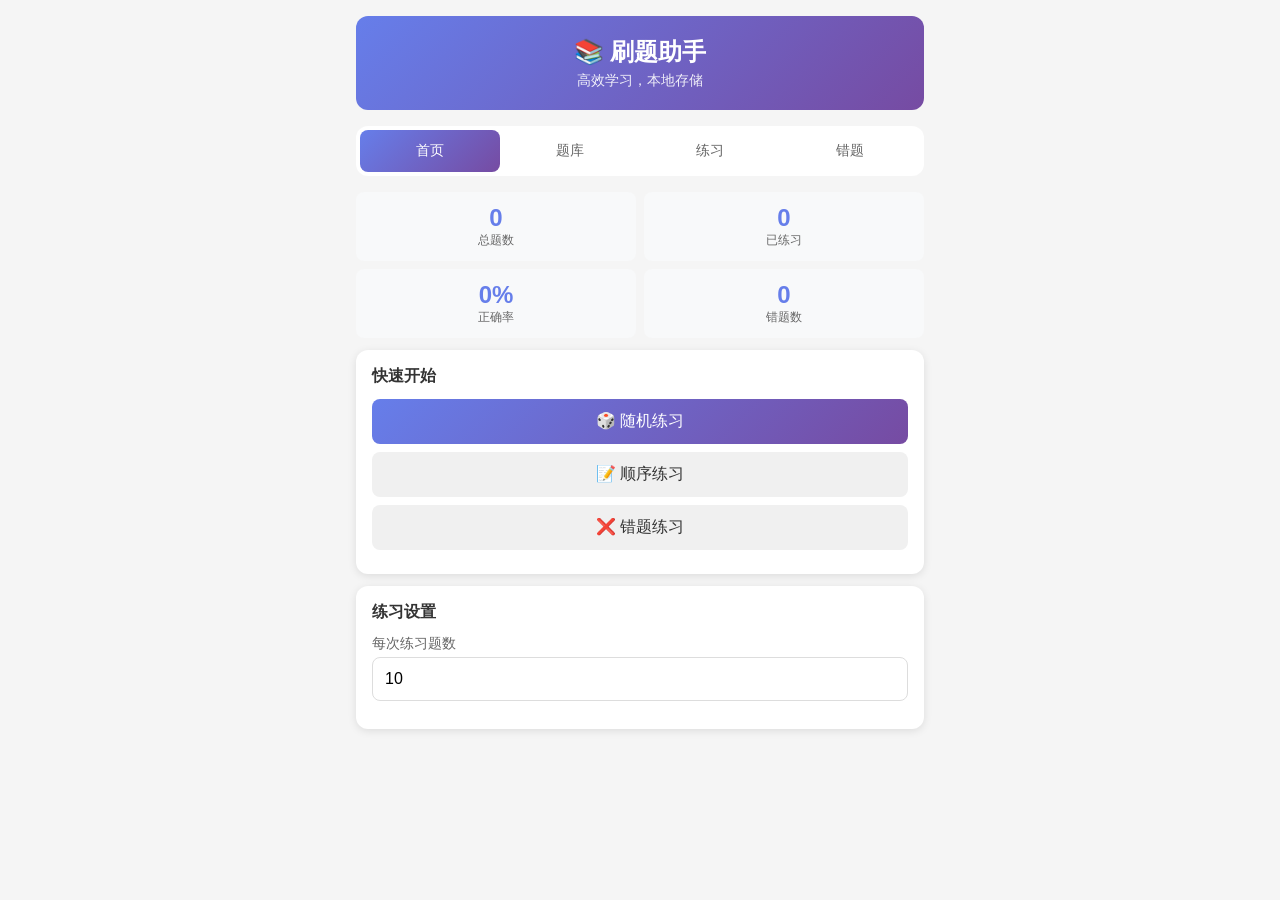
<file: app/src/main/assets/index.html>
<!DOCTYPE html>
<html lang="zh-CN">
<head>
    <meta charset="UTF-8">
    <meta name="viewport" content="width=device-width, initial-scale=1.0, maximum-scale=1.0, user-scalable=no">
    <title>刷题助手</title>
    <style>
        * { margin: 0; padding: 0; box-sizing: border-box; }
        body { font-family: -apple-system, BlinkMacSystemFont, 'Segoe UI', Roboto, sans-serif; background: #f5f5f5; color: #333; min-height: 100vh; }
        .container { max-width: 600px; margin: 0 auto; padding: 16px; }
        .header { background: linear-gradient(135deg, #667eea 0%, #764ba2 100%); color: white; padding: 20px; text-align: center; border-radius: 12px; margin-bottom: 16px; }
        .header h1 { font-size: 24px; margin-bottom: 4px; }
        .header p { font-size: 14px; opacity: 0.9; }
        .card { background: white; border-radius: 12px; padding: 16px; margin-bottom: 12px; box-shadow: 0 2px 8px rgba(0,0,0,0.1); }
        .card-title { font-size: 16px; font-weight: 600; margin-bottom: 12px; color: #333; }
        .btn { display: inline-block; padding: 12px 24px; background: linear-gradient(135deg, #667eea 0%, #764ba2 100%); color: white; border: none; border-radius: 8px; font-size: 16px; cursor: pointer; width: 100%; margin-bottom: 8px; transition: transform 0.2s; }
        .btn:active { transform: scale(0.98); }
        .btn:disabled { opacity: 0.5; cursor: not-allowed; }
        .btn-secondary { background: #f0f0f0; color: #333; }
        .btn-danger { background: #ff4757; }
        .btn-success { background: #2ed573; }
        .btn-small { padding: 8px 16px; font-size: 14px; width: auto; }
        .form-group { margin-bottom: 12px; }
        .form-group label { display: block; margin-bottom: 4px; font-size: 14px; color: #666; }
        .form-group input, .form-group textarea, .form-group select { width: 100%; padding: 12px; border: 1px solid #ddd; border-radius: 8px; font-size: 16px; }
        .form-group textarea { min-height: 80px; resize: vertical; }
        .form-group select { background-color: #ffffff !important; color: #333333 !important; -webkit-appearance: listbox; appearance: listbox; }
        .form-group select option { background-color: #ffffff !important; color: #333333 !important; padding: 12px; }
        select { background-color: #ffffff !important; color: #333333 !important; }
        select option { background-color: #ffffff !important; color: #333333 !important; }
        .question-card { background: white; border-radius: 12px; padding: 16px; margin-bottom: 12px; }
        .question-type { display: inline-block; padding: 4px 8px; border-radius: 4px; font-size: 12px; margin-bottom: 8px; }
        .type-choice { background: #e3f2fd; color: #1976d2; }
        .type-multi { background: #f3e5f5; color: #7b1fa2; }
        .type-judge { background: #fff3e0; color: #f57c00; }
        .type-fill { background: #fce4ec; color: #c2185b; }
        .type-short { background: #e8f5e9; color: #388e3c; }
        .question-text { font-size: 18px; margin-bottom: 16px; line-height: 1.5; }
        .options { display: flex; flex-direction: column; gap: 8px; }
        .option { padding: 12px 16px; border: 2px solid #e0e0e0; border-radius: 8px; cursor: pointer; transition: all 0.2s; }
        .option:hover { border-color: #667eea; }
        .option.selected { border-color: #667eea; background: #f0f4ff; }
        .option.multi-selected { border-color: #9c27b0; background: #f3e5f5; }
        .option.correct { border-color: #2ed573; background: #e8f9ef; }
        .option.wrong { border-color: #ff4757; background: #ffe8ea; }
        .option.disabled { pointer-events: none; }
        .answer-input { width: 100%; padding: 12px; border: 2px solid #e0e0e0; border-radius: 8px; font-size: 16px; min-height: 100px; }
        .fill-input { width: 100%; padding: 10px; border: 2px solid #667eea; border-radius: 8px; font-size: 16px; margin: 8px 0; background: #fafafa; }
        .stats { display: grid; grid-template-columns: repeat(2, 1fr); gap: 8px; margin-bottom: 12px; }
        .stat-item { background: #f8f9fa; padding: 12px; border-radius: 8px; text-align: center; }
        .stat-value { font-size: 24px; font-weight: bold; color: #667eea; }
        .stat-label { font-size: 12px; color: #666; }
        .progress { height: 8px; background: #e0e0e0; border-radius: 4px; overflow: hidden; margin-bottom: 12px; }
        .progress-bar { height: 100%; background: linear-gradient(135deg, #667eea 0%, #764ba2 100%); transition: width 0.3s; }
        .answer-reveal { background: #fff3cd; border: 1px solid #ffc107; border-radius: 8px; padding: 12px; margin-top: 12px; }
        .answer-reveal strong { color: #856404; }
        .reference-answer-box { background: #e8f5e9; border: 2px solid #4caf50; border-radius: 12px; padding: 16px; margin-top: 16px; }
        .reference-answer-box .title { color: #2e7d32; font-weight: 600; font-size: 16px; margin-bottom: 8px; }
        .reference-answer-box .content { color: #333; line-height: 1.6; white-space: pre-wrap; }
        .nav { display: flex; gap: 8px; margin-bottom: 16px; }
        .nav .btn { flex: 1; }
        .empty-state { text-align: center; padding: 40px 20px; color: #666; }
        .tab-bar { display: flex; background: white; border-radius: 12px; padding: 4px; margin-bottom: 16px; overflow-x: auto; }
        .tab { flex: 1; padding: 12px 8px; text-align: center; border-radius: 8px; cursor: pointer; font-size: 14px; color: #666; transition: all 0.2s; white-space: nowrap; }
        .tab.active { background: linear-gradient(135deg, #667eea 0%, #764ba2 100%); color: white; }
        .hidden { display: none !important; }
        .wrong-item { background: white; border-radius: 12px; padding: 16px; margin-bottom: 12px; border-left: 4px solid #ff4757; }
        .wrong-item .question { font-weight: 500; margin-bottom: 8px; }
        .wrong-item .your-answer { color: #ff4757; font-size: 14px; margin-bottom: 4px; }
        .wrong-item .correct-answer { color: #2ed573; font-size: 14px; }
        .type-selector { display: flex; gap: 6px; margin-bottom: 16px; flex-wrap: wrap; }
        .type-btn { flex: 1; min-width: 60px; padding: 8px 6px; border: 2px solid #e0e0e0; border-radius: 8px; background: white; cursor: pointer; text-align: center; transition: all 0.2s; font-size: 13px; }
        .type-btn.active { border-color: #667eea; background: #f0f4ff; }
        .question-item { background: white; border-radius: 12px; padding: 16px; margin-bottom: 12px; position: relative; }
        .question-item .type-tag { position: absolute; top: 12px; right: 12px; }
        .delete-btn { position: absolute; bottom: 12px; right: 12px; }
        .result-badge { display: inline-block; padding: 6px 12px; border-radius: 20px; font-size: 14px; font-weight: 600; margin-top: 12px; }
        .result-correct { background: #e8f9ef; color: #2ed573; }
        .result-wrong { background: #ffe8ea; color: #ff4757; }
        .action-buttons { display: flex; gap: 8px; margin-top: 16px; flex-wrap: wrap; }
        .action-buttons .btn { flex: 1; min-width: 120px; }
        .hint-text { color: #666; font-size: 14px; margin-top: 8px; font-style: italic; }
        .multi-hint { background: #f3e5f5; border-radius: 8px; padding: 8px 12px; margin-bottom: 12px; font-size: 14px; color: #7b1fa2; }
        .checkbox-icon { display: inline-block; width: 20px; height: 20px; border: 2px solid #7b1fa2; border-radius: 4px; margin-right: 8px; text-align: center; line-height: 16px; font-size: 14px; vertical-align: middle; }
        .checkbox-icon.checked { background: #7b1fa2; color: white; }
    </style>
</head>
<body>
    <div class="container">
        <div class="header">
            <h1>📚 刷题助手</h1>
            <p>高效学习，本地存储</p>
        </div>

        <div class="tab-bar">
            <div class="tab active" onclick="showPage('home')">首页</div>
            <div class="tab" onclick="showPage('questions')">题库</div>
            <div class="tab" onclick="showPage('practice')">练习</div>
            <div class="tab" onclick="showPage('wrong')">错题</div>
        </div>

        <!-- 首页 -->
        <div id="page-home">
            <div class="stats">
                <div class="stat-item"><div class="stat-value" id="stat-total">0</div><div class="stat-label">总题数</div></div>
                <div class="stat-item"><div class="stat-value" id="stat-practiced">0</div><div class="stat-label">已练习</div></div>
                <div class="stat-item"><div class="stat-value" id="stat-correct">0%</div><div class="stat-label">正确率</div></div>
                <div class="stat-item"><div class="stat-value" id="stat-wrong">0</div><div class="stat-label">错题数</div></div>
            </div>
            <div class="card">
                <div class="card-title">快速开始</div>
                <button class="btn" onclick="startPractice('random')">🎲 随机练习</button>
                <button class="btn btn-secondary" onclick="startPractice('sequence')">📝 顺序练习</button>
                <button class="btn btn-secondary" onclick="startPractice('wrong')">❌ 错题练习</button>
            </div>
            <div class="card">
                <div class="card-title">练习设置</div>
                <div class="form-group">
                    <label>每次练习题数</label>
                    <input type="number" id="practice-count" value="10" min="1" max="100">
                </div>
            </div>
        </div>

        <!-- 题库管理 -->
        <div id="page-questions" class="hidden">
            <div class="card">
                <div class="card-title">添加题目</div>
                
                <div class="type-selector">
                    <div class="type-btn active" id="type-choice" onclick="selectQuestionType('choice')">选择题</div>
                    <div class="type-btn" id="type-multi" onclick="selectQuestionType('multi')">多选题</div>
                    <div class="type-btn" id="type-judge" onclick="selectQuestionType('judge')">判断题</div>
                    <div class="type-btn" id="type-fill" onclick="selectQuestionType('fill')">填空题</div>
                    <div class="type-btn" id="type-short" onclick="selectQuestionType('short')">简答题</div>
                </div>
                
                <input type="hidden" id="q-type" value="choice">
                
                <div class="form-group">
                    <label>题目内容</label>
                    <textarea id="q-text" placeholder="请输入题目内容..."></textarea>
                </div>
                
                <!-- 选择题选项 -->
                <div id="choice-options">
                    <div class="form-group"><label>选项A</label><input type="text" id="q-a" placeholder="选项A"></div>
                    <div class="form-group"><label>选项B</label><input type="text" id="q-b" placeholder="选项B"></div>
                    <div class="form-group"><label>选项C</label><input type="text" id="q-c" placeholder="选项C（可选）"></div>
                    <div class="form-group"><label>选项D</label><input type="text" id="q-d" placeholder="选项D（可选）"></div>
                    <div class="form-group"><label>正确答案</label>
                        <select id="q-answer-choice" style="background:#fff;color:#333;">
                            <option value="A" style="background:#fff;color:#333;">A</option>
                            <option value="B" style="background:#fff;color:#333;">B</option>
                            <option value="C" style="background:#fff;color:#333;">C</option>
                            <option value="D" style="background:#fff;color:#333;">D</option>
                        </select>
                    </div>
                </div>
                
                <!-- 多选题选项 -->
                <div id="multi-options" class="hidden">
                    <div class="form-group"><label>选项A</label><input type="text" id="q-m-a" placeholder="选项A"></div>
                    <div class="form-group"><label>选项B</label><input type="text" id="q-m-b" placeholder="选项B"></div>
                    <div class="form-group"><label>选项C</label><input type="text" id="q-m-c" placeholder="选项C（可选）"></div>
                    <div class="form-group"><label>选项D</label><input type="text" id="q-m-d" placeholder="选项D（可选）"></div>
                    <div class="form-group"><label>正确答案（多选，用英文逗号分隔，如：A,B,C）</label><input type="text" id="q-answer-multi" placeholder="例如：A,B 或 A,B,D"></div>
                </div>
                
                <!-- 判断题选项 -->
                <div id="judge-options" class="hidden">
                    <div class="form-group"><label>正确答案</label>
                        <select id="q-answer-judge" style="background:#fff;color:#333;">
                            <option value="正确" style="background:#fff;color:#333;">正确 ✓</option>
                            <option value="错误" style="background:#fff;color:#333;">错误 ✗</option>
                        </select>
                    </div>
                </div>
                
                <!-- 填空题选项 -->
                <div id="fill-options" class="hidden">
                    <div class="form-group"><label>填空数量</label>
                        <select id="q-fill-count" onchange="updateFillInputs()" style="background:#fff;color:#333;">
                            <option value="1" style="background:#fff;color:#333;">1个空</option>
                            <option value="2" style="background:#fff;color:#333;">2个空</option>
                            <option value="3" style="background:#fff;color:#333;">3个空</option>
                            <option value="4" style="background:#fff;color:#333;">4个空</option>
                            <option value="5" style="background:#fff;color:#333;">5个空</option>
                        </select>
                    </div>
                    <div id="fill-answers"><div class="form-group"><label>第1空答案</label><input type="text" id="q-fill-1" placeholder="填空答案"></div></div>
                    <p style="color:#666;font-size:12px;margin-top:8px;">提示：在题目内容中使用 ___ 或 （） 表示填空位置</p>
                </div>
                
                <!-- 简答题 -->
                <div id="short-options" class="hidden">
                    <div class="form-group"><label>参考答案</label><textarea id="q-answer-short" placeholder="请输入参考答案..." style="min-height: 120px;"></textarea></div>
                </div>
                
                <div class="form-group"><label>答案解析（可选）</label><textarea id="q-explain" placeholder="输入解析..."></textarea></div>
                
                <button class="btn" onclick="addQuestion()">添加题目</button>
            </div>

            <div class="card">
                <div class="card-title">批量导入</div>
                <div class="form-group">
                    <label style="display:block;margin-bottom:4px;">选择题：题目|A|B|C|D|答案|解析</label>
                    <label style="display:block;margin-bottom:4px;">多选题：题目|A|B|C|D|答案(如A,B,C)|解析</label>
                    <label style="display:block;margin-bottom:4px;">判断题：题目|答案(正确/错误)|解析</label>
                    <label style="display:block;margin-bottom:4px;">填空题：题目|答案1|答案2|...|解析</label>
                    <label style="display:block;margin-bottom:4px;">简答题：题目|参考答案|解析</label>
                    <textarea id="q-batch" rows="6" placeholder="每行一题，示例：&#10;1+1等于几？|1|2|3|4|B|基础数学&#10;以下哪些是编程语言？|Python|Java|HTML|CSS|A,B|多选题&#10;地球是圆的|正确|地理常识&#10;中国的首都是___|北京|地理知识&#10;简述光合作用过程|植物利用阳光...|生物知识"></textarea>
                </div>
                <button class="btn btn-secondary" onclick="batchImport()">批量导入</button>
            </div>
            <div id="questions-list"></div>
        </div>

        <!-- 练习页面 -->
        <div id="page-practice" class="hidden">
            <div class="progress"><div class="progress-bar" id="progress-bar" style="width: 0%"></div></div>
            <div id="practice-info" style="text-align:center; margin-bottom:12px; color:#666;"><span id="current-num">1</span> / <span id="total-num">10</span></div>
            <div id="practice-content"></div>
            <div id="practice-nav"></div>
        </div>

        <!-- 错题本 -->
        <div id="page-wrong" class="hidden">
            <div class="card">
                <div class="card-title">错题列表 (<span id="wrong-count">0</span>题)</div>
                <button class="btn btn-danger" onclick="clearWrongBook()">清空错题本</button>
            </div>
            <div id="wrong-list"></div>
        </div>
    </div>

    <script>
        var questions = [];
        var wrongAnswers = [];
        var practiceHistory = { total: 0, correct: 0 };
        var currentPractice = { questions: [], index: 0, answers: {}, showedAnswer: false, answered: false, isCorrect: null, multiSelected: [] };
        var currentPage = 'home';
        var currentQuestionType = 'choice';

        function init() { loadData(); updateStats(); showPage('home'); }

        function loadData() {
            try {
                var q = localStorage.getItem('quiz_questions');
                var w = localStorage.getItem('quiz_wrong');
                var h = localStorage.getItem('quiz_history');
                questions = q ? JSON.parse(q) : [];
                wrongAnswers = w ? JSON.parse(w) : [];
                practiceHistory = h ? JSON.parse(h) : { total: 0, correct: 0 };
            } catch(e) { questions = []; wrongAnswers = []; practiceHistory = { total: 0, correct: 0 }; }
        }

        function saveData() {
            try {
                localStorage.setItem('quiz_questions', JSON.stringify(questions));
                localStorage.setItem('quiz_wrong', JSON.stringify(wrongAnswers));
                localStorage.setItem('quiz_history', JSON.stringify(practiceHistory));
            } catch(e) {}
        }

        function showPage(page) {
            var pages = document.querySelectorAll('[id^="page-"]');
            for (var i = 0; i < pages.length; i++) pages[i].classList.add('hidden');
            document.getElementById('page-' + page).classList.remove('hidden');
            var tabs = document.querySelectorAll('.tab');
            for (var i = 0; i < tabs.length; i++) tabs[i].classList.remove('active');
            var pageNames = ['home', 'questions', 'practice', 'wrong'];
            tabs[pageNames.indexOf(page)].classList.add('active');
            currentPage = page;
            if (page === 'home') updateStats();
            if (page === 'questions') renderQuestionsList();
            if (page === 'wrong') renderWrongList();
        }

        function selectQuestionType(type) {
            currentQuestionType = type;
            document.getElementById('q-type').value = type;
            document.querySelectorAll('.type-btn').forEach(function(btn) { btn.classList.remove('active'); });
            document.getElementById('type-' + type).classList.add('active');
            document.getElementById('choice-options').classList.add('hidden');
            document.getElementById('multi-options').classList.add('hidden');
            document.getElementById('judge-options').classList.add('hidden');
            document.getElementById('fill-options').classList.add('hidden');
            document.getElementById('short-options').classList.add('hidden');
            if (type === 'choice') document.getElementById('choice-options').classList.remove('hidden');
            else if (type === 'multi') document.getElementById('multi-options').classList.remove('hidden');
            else if (type === 'judge') document.getElementById('judge-options').classList.remove('hidden');
            else if (type === 'fill') { document.getElementById('fill-options').classList.remove('hidden'); updateFillInputs(); }
            else if (type === 'short') document.getElementById('short-options').classList.remove('hidden');
        }

        function updateFillInputs() {
            var count = parseInt(document.getElementById('q-fill-count').value) || 1;
            var html = '';
            for (var i = 1; i <= count; i++) {
                html += '<div class="form-group"><label>第' + i + '空答案</label><input type="text" id="q-fill-' + i + '" placeholder="填空答案"></div>';
            }
            document.getElementById('fill-answers').innerHTML = html;
        }

        function updateStats() {
            document.getElementById('stat-total').textContent = questions.length;
            document.getElementById('stat-practiced').textContent = practiceHistory.total;
            var rate = practiceHistory.total > 0 ? Math.round(practiceHistory.correct / practiceHistory.total * 100) : 0;
            document.getElementById('stat-correct').textContent = rate + '%';
            document.getElementById('stat-wrong').textContent = wrongAnswers.length;
        }

        function addQuestion() {
            var type = currentQuestionType;
            var text = document.getElementById('q-text').value.trim();
            var explain = document.getElementById('q-explain').value.trim();
            if (!text) { alert('请填写题目内容'); return; }
            var q = { id: Date.now(), type: type, text: text, explain: explain };
            
            if (type === 'choice') {
                q.options = { A: document.getElementById('q-a').value.trim(), B: document.getElementById('q-b').value.trim(), C: document.getElementById('q-c').value.trim(), D: document.getElementById('q-d').value.trim() };
                q.answer = document.getElementById('q-answer-choice').value;
                if (!q.options.A || !q.options.B) { alert('请至少填写选项A和B'); return; }
            } else if (type === 'multi') {
                q.options = { A: document.getElementById('q-m-a').value.trim(), B: document.getElementById('q-m-b').value.trim(), C: document.getElementById('q-m-c').value.trim(), D: document.getElementById('q-m-d').value.trim() };
                var multiAnswer = document.getElementById('q-answer-multi').value.trim().toUpperCase();
                var answerParts = multiAnswer.split(',').map(function(s) { return s.trim(); }).filter(function(s) { return s; });
                answerParts.sort();
                q.answer = answerParts.join(',');
                if (!q.options.A || !q.options.B) { alert('请至少填写选项A和B'); return; }
                if (!q.answer) { alert('请填写正确答案'); return; }
            } else if (type === 'judge') {
                q.answer = document.getElementById('q-answer-judge').value;
            } else if (type === 'fill') {
                var count = parseInt(document.getElementById('q-fill-count').value) || 1;
                q.fillCount = count;
                q.answers = [];
                for (var i = 1; i <= count; i++) {
                    var ans = document.getElementById('q-fill-' + i).value.trim();
                    if (!ans) { alert('请填写第' + i + '空答案'); return; }
                    q.answers.push(ans);
                }
                q.answer = q.answers.join('；');
            } else if (type === 'short') {
                q.answer = document.getElementById('q-answer-short').value.trim();
                if (!q.answer) { alert('请填写参考答案'); return; }
            }
            
            questions.push(q);
            saveData();
            document.getElementById('q-text').value = '';
            document.getElementById('q-explain').value = '';
            alert('添加成功！');
            renderQuestionsList();
        }

        function batchImport() {
            var text = document.getElementById('q-batch').value.trim();
            if (!text) return;
            var lines = text.split('\n');
            var count = 0;
            for (var i = 0; i < lines.length; i++) {
                var line = lines[i].trim();
                if (!line) continue;
                var parts = line.split('|');
                if (parts.length < 2) continue;
                var q = { id: Date.now() + count, type: 'choice', text: parts[0].trim(), explain: '' };
                var part5 = parts[5] ? parts[5].trim().toUpperCase() : '';
                var part1 = parts[1] ? parts[1].trim() : '';
                
                if (part1 === '正确' || part1 === '错误') {
                    q.type = 'judge'; q.answer = part1;
                    if (parts[2]) q.explain = parts[2].trim();
                } else if (parts.length >= 6 && (part5 === 'A' || part5 === 'B' || part5 === 'C' || part5 === 'D' || part5.includes(','))) {
                    if (part5.includes(',')) {
                        q.type = 'multi';
                        q.options = { A: parts[1].trim(), B: parts[2].trim(), C: parts[3].trim(), D: parts[4].trim() };
                        var answerParts = part5.split(',').map(function(s) { return s.trim(); }).filter(function(s) { return s; });
                        answerParts.sort();
                        q.answer = answerParts.join(',');
                        if (parts[6]) q.explain = parts[6].trim();
                    } else {
                        q.type = 'choice';
                        q.options = { A: parts[1].trim(), B: parts[2].trim(), C: parts[3].trim(), D: parts[4].trim() };
                        q.answer = part5;
                        if (parts[6]) q.explain = parts[6].trim();
                    }
                } else if (parts.length >= 2) {
                    var questionText = parts[0].trim();
                    if (questionText.includes('___') || questionText.includes('（') || questionText.includes('(') || questionText.includes('____')) {
                        q.type = 'fill';
                        q.answers = [];
                        for (var j = 1; j < parts.length - 1; j++) {
                            if (parts[j] && parts[j].trim()) q.answers.push(parts[j].trim());
                        }
                        q.fillCount = q.answers.length;
                        q.answer = q.answers.join('；');
                    } else {
                        q.type = 'short';
                        q.answer = parts[1].trim();
                        if (parts[2]) q.explain = parts[2].trim();
                    }
                } else { continue; }
                questions.push(q);
                count++;
            }
            saveData();
            document.getElementById('q-batch').value = '';
            alert('成功导入 ' + count + ' 道题目');
            renderQuestionsList();
        }

        function renderQuestionsList() {
            var container = document.getElementById('questions-list');
            if (questions.length === 0) { container.innerHTML = '<div class="empty-state"><p>暂无题目，请添加题目</p></div>'; return; }
            var typeNames = { choice: '选择题', multi: '多选题', judge: '判断题', fill: '填空题', short: '简答题' };
            var html = '';
            var displayQuestions = questions.slice(0, 30);
            for (var i = 0; i < displayQuestions.length; i++) {
                var q = displayQuestions[i];
                html += '<div class="question-item">';
                html += '<span class="question-type type-' + q.type + '">' + typeNames[q.type] + '</span>';
                html += '<div class="question-text">' + (i + 1) + '. ' + q.text + '</div>';
                html += '<div style="color: #2ed573; font-size: 14px;">答案: ' + q.answer + '</div>';
                html += '<button class="btn btn-secondary btn-small delete-btn" onclick="deleteQuestion(' + q.id + ')">删除</button>';
                html += '</div>';
            }
            if (questions.length > 30) html += '<p style="text-align:center;color:#666;padding:12px;">显示前30题，共' + questions.length + '题</p>';
            container.innerHTML = html;
        }

        function deleteQuestion(id) {
            if (confirm('确定删除此题目？')) {
                questions = questions.filter(function(q) { return q.id !== id; });
                wrongAnswers = wrongAnswers.filter(function(w) { return w.questionId !== id; });
                saveData();
                renderQuestionsList();
            }
        }

        function startPractice(mode) {
            if (questions.length === 0) { alert('题库为空，请先添加题目'); return; }
            var count = parseInt(document.getElementById('practice-count').value) || 10;
            var pool = [];
            if (mode === 'wrong') {
                for (var i = 0; i < wrongAnswers.length; i++) {
                    var q = null;
                    for (var j = 0; j < questions.length; j++) { if (questions[j].id === wrongAnswers[i].questionId) { q = questions[j]; break; } }
                    if (q) pool.push(q);
                }
                if (pool.length === 0) { alert('错题本为空'); return; }
            } else { pool = questions.slice(); }
            if (mode === 'random') {
                for (var i = pool.length - 1; i > 0; i--) { var j = Math.floor(Math.random() * (i + 1)); var temp = pool[i]; pool[i] = pool[j]; pool[j] = temp; }
            }
            currentPractice = { questions: pool.slice(0, count), index: 0, answers: {}, showedAnswer: false, answered: false, isCorrect: null, multiSelected: [] };
            showPage('practice');
            renderQuestion();
        }

        function renderQuestion() {
            var q = currentPractice.questions[currentPractice.index];
            if (!q) { finishPractice(); return; }
            var total = currentPractice.questions.length;
            var current = currentPractice.index + 1;
            document.getElementById('current-num').textContent = current;
            document.getElementById('total-num').textContent = total;
            document.getElementById('progress-bar').style.width = (current / total * 100) + '%';
            var userAnswer = currentPractice.answers[q.id];
            var typeNames = { choice: '选择题', multi: '多选题', judge: '判断题', fill: '填空题', short: '简答题' };
            var html = '<div class="question-card">';
            html += '<span class="question-type type-' + q.type + '">' + typeNames[q.type] + '</span>';
            html += '<div class="question-text">' + q.text + '</div>';
            
            if (q.type === 'choice') {
                html += '<div class="options">';
                var opts = ['A', 'B', 'C', 'D'];
                for (var i = 0; i < opts.length; i++) {
                    var opt = opts[i];
                    if (q.options[opt]) {
                        var className = 'option';
                        if (currentPractice.answered) {
                            className += ' disabled';
                            if (opt === q.answer) className += ' correct';
                            else if (userAnswer === opt) className += ' wrong';
                        } else if (userAnswer === opt) className += ' selected';
                        html += '<div class="' + className + '" onclick="selectChoiceAnswer(\'' + opt + '\')">' + opt + '. ' + q.options[opt] + '</div>';
                    }
                }
                html += '</div>';
                if (currentPractice.answered) {
                    if (currentPractice.isCorrect) html += '<div class="result-badge result-correct">✓ 回答正确！</div>';
                    else { html += '<div class="result-badge result-wrong">✗ 回答错误</div>'; html += '<div class="answer-reveal"><strong>正确答案: ' + q.answer + '</strong></div>'; }
                    if (q.explain) html += '<div style="margin-top:12px;padding:12px;background:#f8f9fa;border-radius:8px;"><strong>解析：</strong>' + q.explain + '</div>';
                }
            } else if (q.type === 'multi') {
                html += '<div class="multi-hint">📢 本题为多选题，请选择所有正确选项</div>';
                html += '<div class="options">';
                var opts = ['A', 'B', 'C', 'D'];
                var selectedOpts = currentPractice.multiSelected || [];
                for (var i = 0; i < opts.length; i++) {
                    var opt = opts[i];
                    if (q.options[opt]) {
                        var className = 'option';
                        if (currentPractice.answered) {
                            className += ' disabled';
                            var correctAnswers = q.answer.split(',');
                            var isSelected = selectedOpts.indexOf(opt) >= 0;
                            var shouldBeSelected = correctAnswers.indexOf(opt) >= 0;
                            if (shouldBeSelected) className += ' correct';
                            else if (isSelected) className += ' wrong';
                        } else if (selectedOpts.indexOf(opt) >= 0) className += ' multi-selected';
                        html += '<div class="' + className + '" onclick="toggleMultiOption(\'' + opt + '\')">';
                        html += '<span class="checkbox-icon ' + (selectedOpts.indexOf(opt) >= 0 ? 'checked' : '') + '">' + (selectedOpts.indexOf(opt) >= 0 ? '✓' : '') + '</span>';
                        html += opt + '. ' + q.options[opt] + '</div>';
                    }
                }
                html += '</div>';
                if (currentPractice.answered) {
                    if (currentPractice.isCorrect) html += '<div class="result-badge result-correct">✓ 回答正确！</div>';
                    else { html += '<div class="result-badge result-wrong">✗ 回答错误</div>'; html += '<div class="answer-reveal"><strong>正确答案: ' + q.answer + '</strong></div>'; }
                    if (q.explain) html += '<div style="margin-top:12px;padding:12px;background:#f8f9fa;border-radius:8px;"><strong>解析：</strong>' + q.explain + '</div>';
                }
            } else if (q.type === 'judge') {
                html += '<div class="options">';
                var judgeOpts = ['正确', '错误'];
                for (var i = 0; i < judgeOpts.length; i++) {
                    var opt = judgeOpts[i];
                    var className = 'option';
                    if (currentPractice.answered) {
                        className += ' disabled';
                        if (opt === q.answer) className += ' correct';
                        else if (userAnswer === opt) className += ' wrong';
                    } else if (userAnswer === opt) className += ' selected';
                    html += '<div class="' + className + '" onclick="selectJudgeAnswer(\'' + opt + '\')">' + opt + '</div>';
                }
                html += '</div>';
                if (currentPractice.answered) {
                    if (currentPractice.isCorrect) html += '<div class="result-badge result-correct">✓ 回答正确！</div>';
                    else { html += '<div class="result-badge result-wrong">✗ 回答错误</div>'; html += '<div class="answer-reveal"><strong>正确答案: ' + q.answer + '</strong></div>'; }
                    if (q.explain) html += '<div style="margin-top:12px;padding:12px;background:#f8f9fa;border-radius:8px;"><strong>解析：</strong>' + q.explain + '</div>';
                }
            } else if (q.type === 'fill') {
                html += '<div style="margin-top:12px;">';
                for (var i = 0; i < q.fillCount; i++) {
                    html += '<div class="form-group"><label>第' + (i + 1) + '空</label>';
                    var fillVal = (userAnswer && userAnswer.fills) ? (userAnswer.fills[i] || '') : '';
                    html += '<input type="text" class="fill-input" id="fill-input-' + i + '" placeholder="请填写答案..." value="' + fillVal + '" onchange="saveFillAnswer()"></div>';
                }
                html += '</div>';
                if (currentPractice.showedAnswer) {
                    html += '<div class="reference-answer-box"><div class="title">📖 参考答案</div><div class="content">';
                    for (var i = 0; i < q.fillCount; i++) html += '<div style="margin:8px 0;"><strong>第' + (i + 1) + '空：</strong>' + q.answers[i] + '</div>';
                    html += '</div></div>';
                    if (q.explain) html += '<div style="margin-top:12px;padding:12px;background:#f8f9fa;border-radius:8px;"><strong>解析：</strong>' + q.explain + '</div>';
                }
            } else if (q.type === 'short') {
                html += '<div class="form-group" style="margin-top:12px;"><label>你的答案：</label>';
                html += '<textarea class="answer-input" id="short-answer-input" placeholder="请输入你的答案..." onchange="saveShortAnswer()">' + (userAnswer || '') + '</textarea></div>';
                if (currentPractice.showedAnswer) {
                    html += '<div class="reference-answer-box"><div class="title">📖 参考答案</div><div class="content">' + q.answer + '</div></div>';
                    if (q.explain) html += '<div style="margin-top:12px;padding:12px;background:#f8f9fa;border-radius:8px;"><strong>解析：</strong>' + q.explain + '</div>';
                }
            }
            html += '</div>';
            document.getElementById('practice-content').innerHTML = html;
            renderNavigation(q);
        }

        function renderNavigation(q) {
            var html = '';
            if (q.type === 'choice' || q.type === 'judge') {
                if (currentPractice.answered) {
                    html = '<div class="action-buttons">';
                    if (!currentPractice.isCorrect) html += '<button class="btn btn-danger" onclick="addToWrongBook()">❌ 加入错题本</button>';
                    html += '<button class="btn" onclick="nextQuestion()">下一题 →</button></div>';
                } else html = '<div class="hint-text">请选择答案后继续</div>';
            } else if (q.type === 'multi') {
                if (currentPractice.answered) {
                    html = '<div class="action-buttons">';
                    if (!currentPractice.isCorrect) html += '<button class="btn btn-danger" onclick="addToWrongBook()">❌ 加入错题本</button>';
                    html += '<button class="btn" onclick="nextQuestion()">下一题 →</button></div>';
                } else {
                    html = '<div class="action-buttons"><button class="btn btn-secondary" onclick="confirmMultiAnswer()">✓ 确认答案</button></div>';
                    html += '<div class="hint-text">已选择 ' + (currentPractice.multiSelected.length || 0) + ' 个选项</div>';
                }
            } else if (q.type === 'fill') {
                html = '<div class="action-buttons">';
                if (!currentPractice.showedAnswer) html += '<button class="btn btn-secondary" onclick="showFillAnswer()">👁️ 显示答案</button>';
                else { html += '<button class="btn btn-danger" onclick="addToWrongBook()">❌ 加入错题本</button>'; html += '<button class="btn" onclick="nextQuestion()">下一题 →</button>'; }
                html += '</div>';
            } else if (q.type === 'short') {
                html = '<div class="action-buttons">';
                if (!currentPractice.showedAnswer) html += '<button class="btn btn-secondary" onclick="showReferenceAnswer()">👁️ 显示答案</button>';
                else { html += '<button class="btn btn-danger" onclick="addToWrongBook()">❌ 加入错题本</button>'; html += '<button class="btn" onclick="nextQuestion()">下一题 →</button>'; }
                html += '</div>';
            }
            if (currentPractice.index > 0) html += '<div class="nav" style="margin-top:8px;"><button class="btn btn-secondary" onclick="prevQuestion()">← 上一题</button></div>';
            document.getElementById('practice-nav').innerHTML = html;
        }

        function selectChoiceAnswer(opt) {
            if (currentPractice.answered) return;
            var q = currentPractice.questions[currentPractice.index];
            currentPractice.answers[q.id] = opt;
            currentPractice.answered = true;
            currentPractice.isCorrect = (opt === q.answer);
            practiceHistory.total++;
            if (currentPractice.isCorrect) practiceHistory.correct++;
            saveData();
            renderQuestion();
        }

        function toggleMultiOption(opt) {
            if (currentPractice.answered) return;
            var idx = currentPractice.multiSelected.indexOf(opt);
            if (idx >= 0) currentPractice.multiSelected.splice(idx, 1);
            else currentPractice.multiSelected.push(opt);
            currentPractice.multiSelected.sort();
            renderQuestion();
        }

        function confirmMultiAnswer() {
            if (currentPractice.multiSelected.length === 0) { alert('请至少选择一个选项'); return; }
            var q = currentPractice.questions[currentPractice.index];
            var userAnswer = currentPractice.multiSelected.join(',');
            currentPractice.answers[q.id] = userAnswer;
            currentPractice.answered = true;
            currentPractice.isCorrect = (userAnswer === q.answer);
            practiceHistory.total++;
            if (currentPractice.isCorrect) practiceHistory.correct++;
            saveData();
            renderQuestion();
        }

        function selectJudgeAnswer(opt) {
            if (currentPractice.answered) return;
            var q = currentPractice.questions[currentPractice.index];
            currentPractice.answers[q.id] = opt;
            currentPractice.answered = true;
            currentPractice.isCorrect = (opt === q.answer);
            practiceHistory.total++;
            if (currentPractice.isCorrect) practiceHistory.correct++;
            saveData();
            renderQuestion();
        }

        function saveFillAnswer() {
            var q = currentPractice.questions[currentPractice.index];
            var fills = [];
            for (var i = 0; i < q.fillCount; i++) {
                var input = document.getElementById('fill-input-' + i);
                if (input) fills.push(input.value.trim());
            }
            currentPractice.answers[q.id] = { fills: fills };
        }

        function showFillAnswer() {
            var q = currentPractice.questions[currentPractice.index];
            saveFillAnswer();
            var userAnswer = currentPractice.answers[q.id];
            for (var i = 0; i < q.fillCount; i++) {
                if (!userAnswer.fills[i]) { alert('请填写所有空格'); return; }
            }
            currentPractice.showedAnswer = true;
            currentPractice.answered = true;
            saveData();
            renderQuestion();
        }

        function saveShortAnswer() {
            var q = currentPractice.questions[currentPractice.index];
            var input = document.getElementById('short-answer-input');
            if (input) currentPractice.answers[q.id] = input.value.trim();
        }

        function showReferenceAnswer() {
            var q = currentPractice.questions[currentPractice.index];
            var input = document.getElementById('short-answer-input');
            if (!input || !input.value.trim()) { alert('请先填写你的答案'); return; }
            currentPractice.answers[q.id] = input.value.trim();
            currentPractice.showedAnswer = true;
            currentPractice.answered = true;
            saveData();
            renderQuestion();
        }

        function addToWrongBook() {
            var q = currentPractice.questions[currentPractice.index];
            var userAnswer = currentPractice.answers[q.id];
            var displayAnswer = '';
            if (q.type === 'fill' && userAnswer && userAnswer.fills) displayAnswer = userAnswer.fills.join('；');
            else if (q.type === 'multi') displayAnswer = currentPractice.multiSelected.join(',');
            else if (typeof userAnswer === 'string') displayAnswer = userAnswer;
            if (!displayAnswer) { alert('请先作答'); return; }
            var exists = false;
            for (var i = 0; i < wrongAnswers.length; i++) { if (wrongAnswers[i].questionId === q.id) { exists = true; break; } }
            if (!exists) { wrongAnswers.push({ questionId: q.id, yourAnswer: displayAnswer, time: Date.now() }); saveData(); alert('已加入错题本'); }
            else alert('该题已在错题本中');
        }

        function prevQuestion() {
            if (currentPractice.index > 0) {
                currentPractice.index--;
                var q = currentPractice.questions[currentPractice.index];
                var userAnswer = currentPractice.answers[q.id];
                if (q.type === 'short' || q.type === 'fill') { currentPractice.showedAnswer = !!userAnswer; currentPractice.answered = !!userAnswer; }
                else if (q.type === 'multi') { currentPractice.answered = !!userAnswer; currentPractice.multiSelected = userAnswer ? userAnswer.split(',') : []; currentPractice.isCorrect = userAnswer === q.answer; }
                else { currentPractice.answered = !!userAnswer; currentPractice.isCorrect = userAnswer === q.answer; }
                renderQuestion();
            }
        }

        function nextQuestion() {
            var q = currentPractice.questions[currentPractice.index];
            var userAnswer = currentPractice.answers[q.id];
            if (!userAnswer) { alert('请先作答'); return; }
            currentPractice.index++;
            currentPractice.showedAnswer = false;
            currentPractice.answered = false;
            currentPractice.isCorrect = null;
            currentPractice.multiSelected = [];
            if (currentPractice.index >= currentPractice.questions.length) finishPractice();
            else renderQuestion();
        }

        function finishPractice() {
            var correct = 0, total = 0;
            for (var i = 0; i < currentPractice.questions.length; i++) {
                var q = currentPractice.questions[i];
                var userAnswer = currentPractice.answers[q.id];
                if (q.type === 'choice' || q.type === 'multi' || q.type === 'judge') {
                    total++;
                    if (userAnswer === q.answer) correct++;
                }
            }
            var rate = total > 0 ? Math.round(correct / total * 100) : 0;
            var otherCount = currentPractice.questions.filter(function(q) { return q.type === 'short' || q.type === 'fill'; }).length;
            var msg = '练习完成！\n';
            if (otherCount > 0) msg += '选择题/多选题/判断题: ' + correct + '/' + total + ' (' + rate + '%)\n填空题/简答题: ' + otherCount + ' 题（需人工评分）';
            else msg += '正确: ' + correct + '/' + total + '\n正确率: ' + rate + '%';
            alert(msg);
            showPage('home');
            updateStats();
        }

        function renderWrongList() {
            document.getElementById('wrong-count').textContent = wrongAnswers.length;
            var container = document.getElementById('wrong-list');
            if (wrongAnswers.length === 0) { container.innerHTML = '<div class="empty-state"><p>错题本为空</p></div>'; return; }
            var typeNames = { choice: '选择题', multi: '多选题', judge: '判断题', fill: '填空题', short: '简答题' };
            var html = '';
            for (var i = 0; i < wrongAnswers.length; i++) {
                var w = wrongAnswers[i];
                var q = null;
                for (var j = 0; j < questions.length; j++) { if (questions[j].id === w.questionId) { q = questions[j]; break; } }
                if (!q) continue;
                html += '<div class="wrong-item">';
                html += '<span class="question-type type-' + q.type + '">' + typeNames[q.type] + '</span>';
                html += '<div class="question">' + q.text + '</div>';
                html += '<div class="your-answer">你的答案: ' + w.yourAnswer + '</div>';
                html += '<div class="correct-answer">正确答案: ' + q.answer + '</div>';
                if (q.explain) html += '<div style="margin-top:8px;font-size:13px;color:#666;">解析: ' + q.explain + '</div>';
                html += '<button class="btn btn-secondary btn-small" style="margin-top:12px;" onclick="removeFromWrong(' + q.id + ')">移除</button>';
                html += '</div>';
            }
            container.innerHTML = html;
        }

        function removeFromWrong(id) {
            wrongAnswers = wrongAnswers.filter(function(w) { return w.questionId !== id; });
            saveData();
            renderWrongList();
        }

        function clearWrongBook() {
            if (confirm('确定清空错题本？')) { wrongAnswers = []; saveData(); renderWrongList(); }
        }

        init();
    </script>
</body>
</html>
</file>
